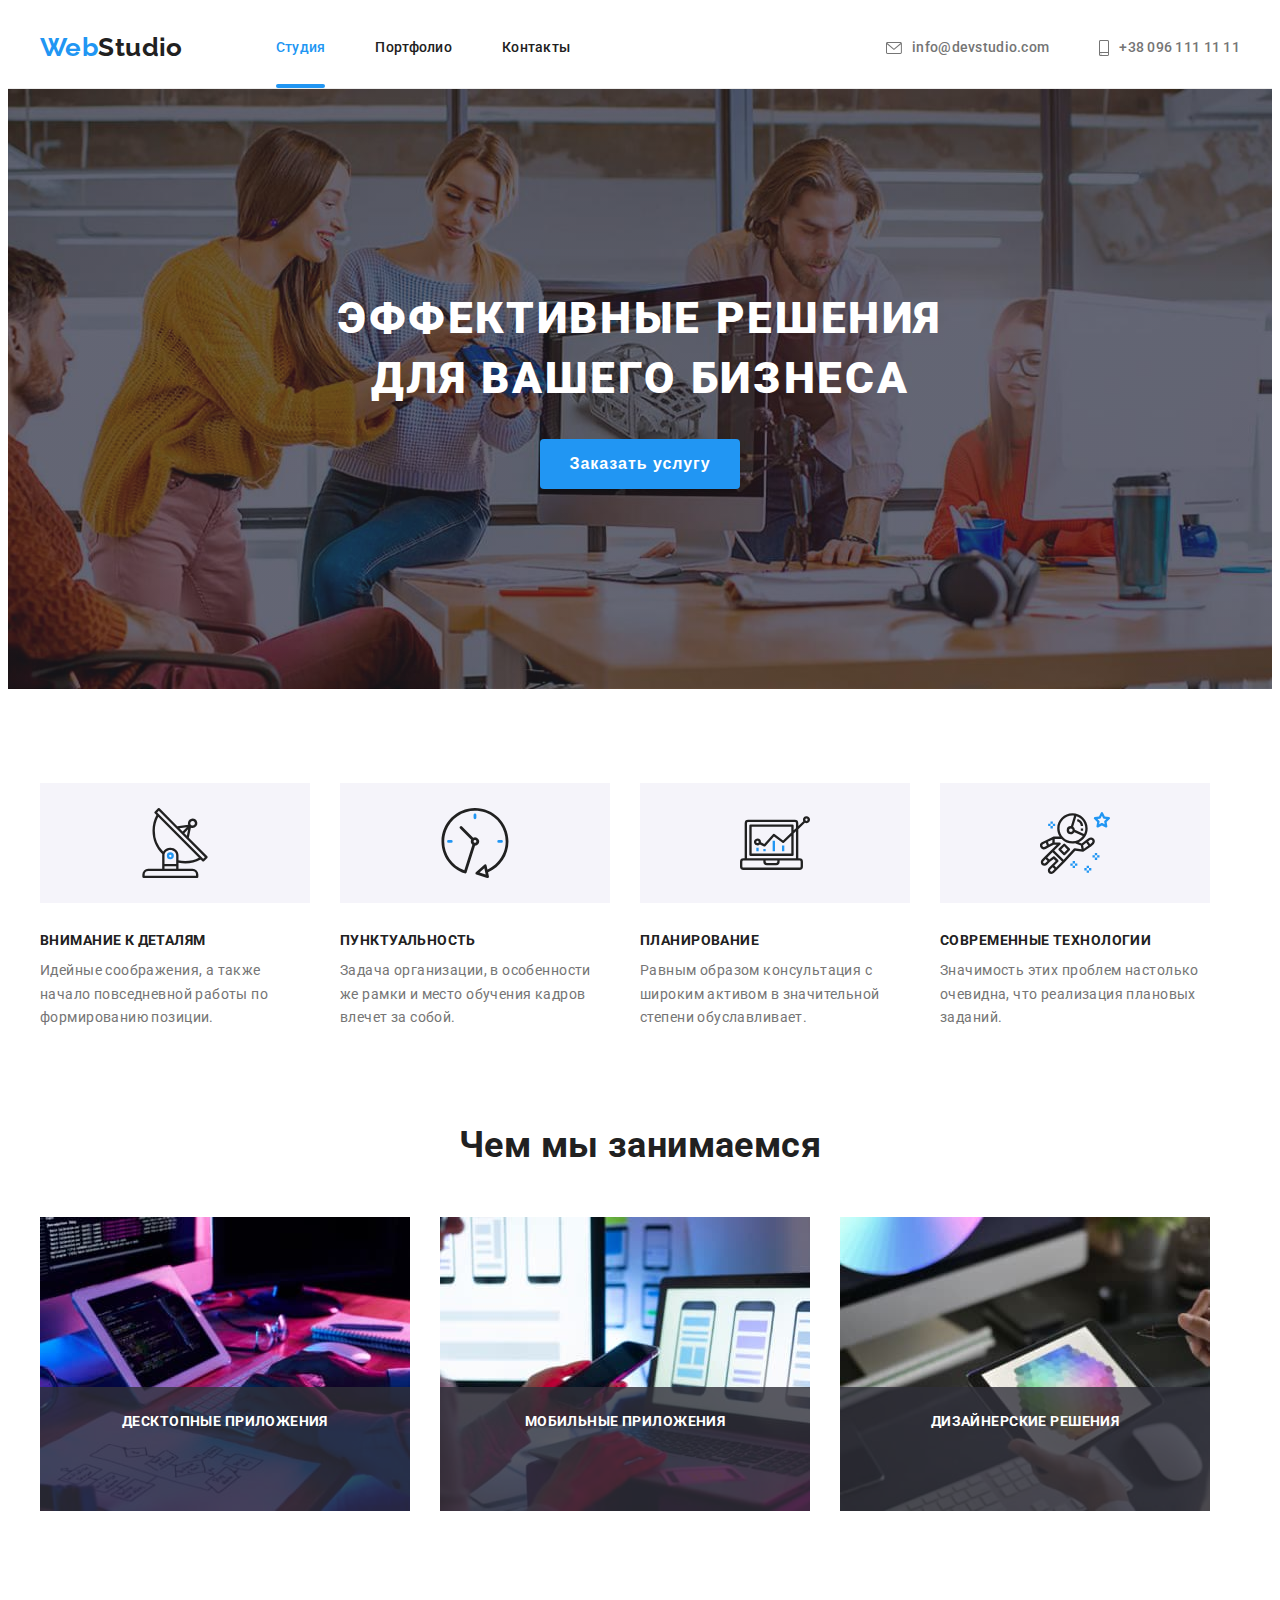
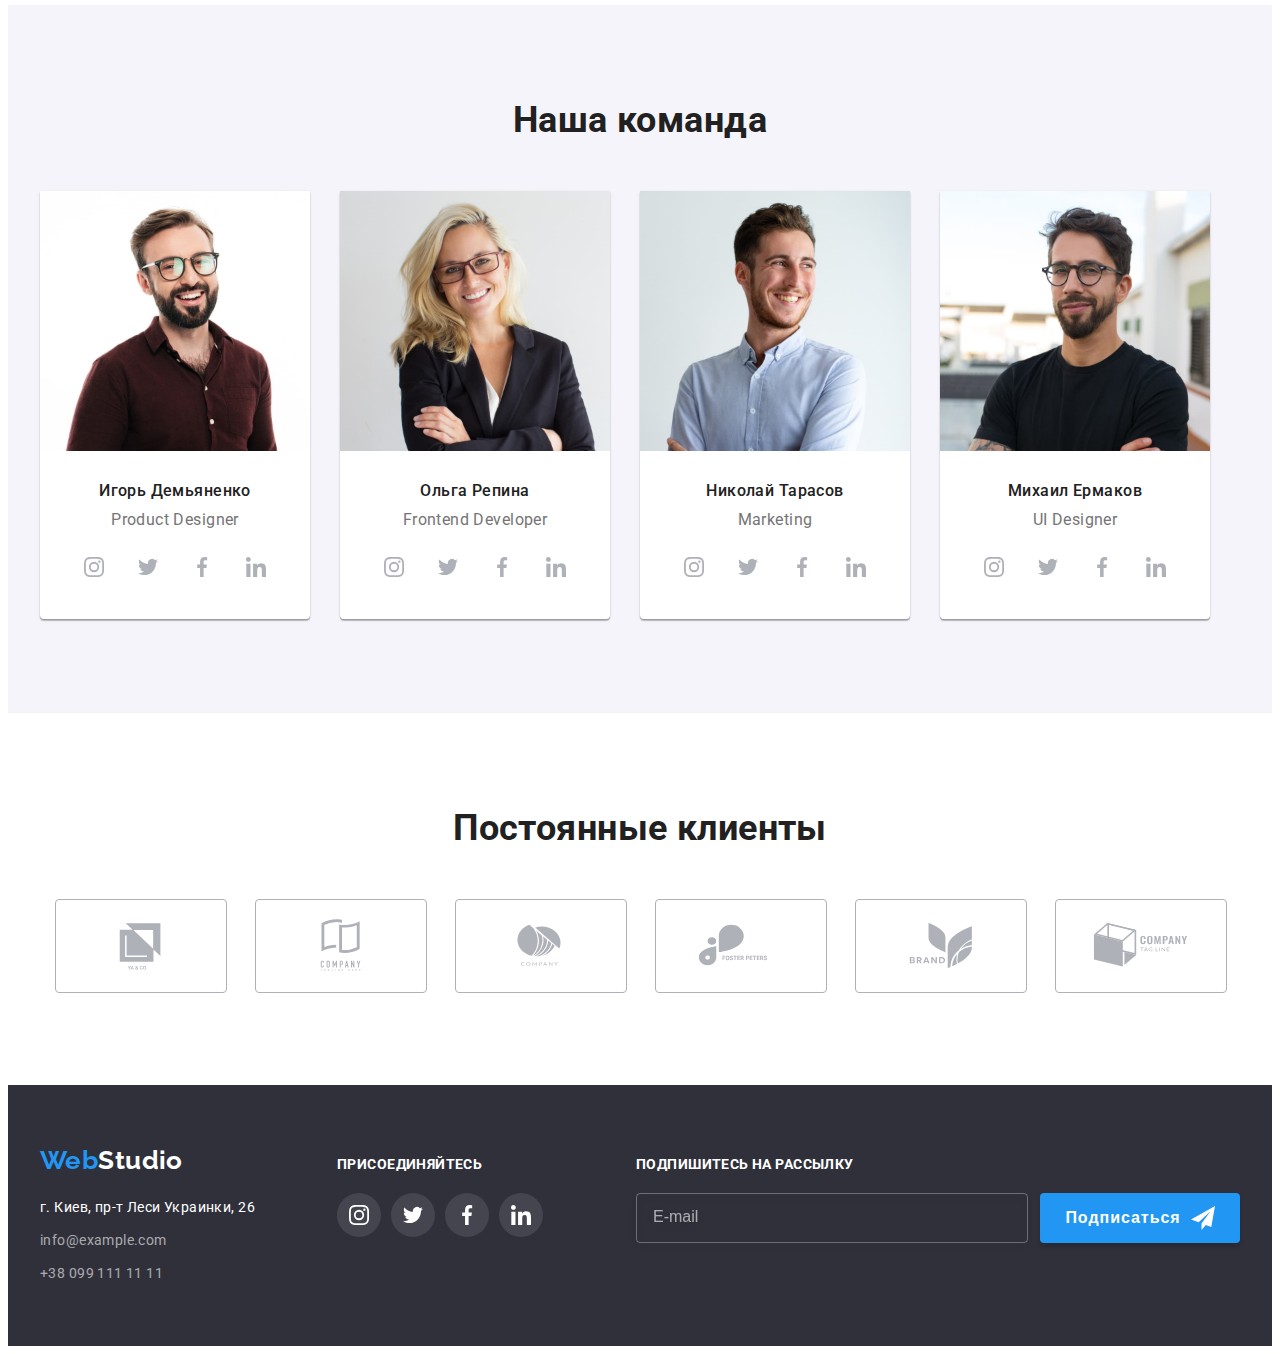
<file: index.html>
<!DOCTYPE html>
<html lang="ru">

<head>
    <meta charset="UTF-8">
    <meta http-equiv="X-UA-Compatible" content="IE=edge">
    <meta name="viewport" content="width=device-width, initial-scale=1.0">
    <title>Web Studio</title>
    <link rel="preconnect" href="https://fonts.googleapis.com">
    <link rel="preconnect" href="https://fonts.gstatic.com" crossorigin>
    <link href="https://fonts.googleapis.com/css2?family=Raleway:wght@700&family=Roboto:wght@400;500;700;900&display=swap"
        rel="stylesheet">
    <link rel="stylesheet" href="https://cdnjs.cloudflare.com/ajax/libs/modern-normalize/1.1.0/modern-normalize.min.css"
        integrity="sha512-wpPYUAdjBVSE4KJnH1VR1HeZfpl1ub8YT/NKx4PuQ5NmX2tKuGu6U/JRp5y+Y8XG2tV+wKQpNHVUX03MfMFn9Q=="
        crossorigin="anonymous" referrerpolicy="no-referrer" />
    
    <link rel="stylesheet" href="./css/main.min.css">   
</head>

<body>
    <!--Page header-->
    <header class="header">
        <div class="container header__container">
            <!--Main navigation-->
            <nav class="nav">
                <!--Logo is link-->
                <a class="logo header-logo" href="./index.html">Web<span class="header-logo__span">Studio</span></a>
            
                <!--Navigation to other pages-->
                <ul class="nav-list">
                    <li class="nav-list__item">
                        <a class="nav-list__link nav-list__link--current" href="./index.html">Студия</a>
                    </li>
                    <li class="nav-list__item">
                        <a class="nav-list__link" href="./portfolio.html">Портфолио</a>
                    </li>
                    <li class="nav-list__item">
                        <a class="nav-list__link" href="">Контакты</a>
                    </li>
                </ul>
            </nav>
            
            <!--Contacts information-->
            <ul class="contacts">
                <li class="contacts__item">
                    <a class="contacts__link" href="mailto:info@devstudio.com"> 
                    <svg class="contacts__icon" width="16" height="12">
                        <use href="./images/icons.svg#icon-envelope"></use>
                    </svg> 
                    info@devstudio.com</a>
                </li>
                <li class="contacts__item">
                    <a class="contacts__link" href="tel:+380961111111">
                    <svg class="contacts__icon" width="10" height="16">
                        <use href="./images/icons.svg#icon-smartphone"></use>
                    </svg>
                    +38 096 111 11 11</a>
                </li>
            </ul>
        </div>              
    </header>   

    <!--Main content-->
    <main>
        <!--Hero block with button-->
        <section class="hero">
            <div class="container">
                <h1 class="hero__title">Эффективные решения <br />
                    для вашего бизнеса</h1>
                <button class="btn" type="button" data-modal-open><span class="btn__text">Заказать услугу</span></button>                
            </div>           
        </section>
                
        <!--About company-->
        <section class="section">
            <div class="container">               
                <h2 class="visually-hidden">Наши особенности</h2>
                <ul class="about-list">
                    <!--Information feature 1-->
                    <li class="about-list__item">
                        <div class="about-list__thumb">
                            <svg class="about-list__icon">
                                <use href="./images/icons.svg#icon-antenna"></use>
                            </svg>
                        </div>
                        <h3 class="about-list__title">Внимание к деталям</h3>
                        <p class="about-list__text">Идейные соображения, а также начало повседневной работы по формированию позиции.</p>
                    </li>                
                    <!--Information feature 2-->
                    <li class="about-list__item">
                        <div class="about-list__thumb">
                            <svg class="about-list__icon">
                                <use href="./images/icons.svg#icon-clock"></use>
                            </svg>
                        </div>
                        <h3 class="about-list__title">Пунктуальность</h3>
                        <p class="about-list__text">Задача организации, в особенности же рамки и место обучения кадров влечет за собой.</p>
                    </li>                
                    <!--Information feature 3-->
                    <li class="about-list__item">
                        <div class="about-list__thumb">
                            <svg class="about-list__icon">
                                <use href="./images/icons.svg#icon-diagram"></use>
                            </svg>
                        </div>
                        <h3 class="about-list__title">Планирование</h3>
                        <p class="about-list__text">Равным образом консультация с широким активом в значительной степени обуславливает.</p>
                    </li>                
                    <!--Information feature 4-->
                    <li class="about-list__item">
                        <div class="about-list__thumb">
                            <svg class="about-list__icon">
                                <use href="./images/icons.svg#icon-astronaut"></use>
                            </svg>
                        </div>
                        <h3 class="about-list__title">Современные технологии</h3>
                        <p class="about-list__text">Значимость этих проблем настолько очевидна, что реализация плановых заданий.</p>
                    </li>
                </ul>
            </div>              
        </section>

        <!--Block about work-->
        <section class="section section--padding-work">
            <div class="container">
                <h2 class="section__title">Чем мы занимаемся</h2>
                <ul class="work-list">
                    <!--Box 1 image-->
                    <li class="work-list__item">
                        <div class="work-list__thumb">
                            <img src="./images/box-1-img.jpg" alt="Разработка структуры сайтов" width="370" height="294">
                            <p class="work-list__label">Десктопные приложения</p>
                        </div>
                    </li>
                    <!--Box 2 image-->
                    <li class="work-list__item">
                        <div class="work-list__thumb">
                            <img src="./images/box-2-img.jpg" alt="Создание дизайна сайтов" width="370" height="294">
                            <p class="work-list__label">Мобильные приложения</p>
                        </div>                        
                    </li>
                    <!--Box 3 image-->
                    <li class="work-list__item">
                        <div class="work-list__thumb">
                            <img src="./images/box-3-img.jpg" alt="Стилистичиское оформление сайтов" width="370" height="294">
                            <p class="work-list__label">Дизайнерские решения</p>
                        </div>                        
                    </li>
                </ul>
            </div>         
        </section>

        <!--Our team block-->
        <section class="section section--bcg-team">
            <div class="container">
                <!--Our team block header-->
                <h2 class="section__title">Наша команда</h2>
                
                <ul class="team-list">
                    <!--team card 1 Igor-->
                    <li class="team-list__item">
                        <img src="./images/team-card1.jpg" alt="фото Игоря Демьяненко" width="270" height="260">
                        <div class="team-list__block">
                            <h3 class="team-list__title">Игорь Демьяненко</h3>
                            <p class="team-list__text">Product Designer</p>
                            <ul class="social-list">
                                <li class="social-list__item">
                                    <a class="social-list__link" href="">
                                        <svg class="social-list__icon social-list__icon--fill-grey"> 
                                            <use href="./images/icons.svg#icon-instagram"></use>
                                        </svg>
                                    </a>                                    
                                </li>
                                <li class="social-list__item"> 
                                    <a class="social-list__link" href="">
                                        <svg class="social-list__icon social-list__icon--fill-grey">
                                            <use href="./images/icons.svg#icon-twitter"></use>
                                        </svg>
                                    </a>
                                </li>
                                <li class="social-list__item"> 
                                    <a class="social-list__link" href="">
                                        <svg class="social-list__icon social-list__icon--fill-grey">
                                            <use href="./images/icons.svg#icon-facebook"></use>
                                        </svg>
                                    </a>
                                </li>
                                <li class="social-list__item">  
                                    <a class="social-list__link" href="">
                                        <svg class="social-list__icon social-list__icon--fill-grey">
                                            <use href="./images/icons.svg#icon-linkedin"></use>
                                        </svg>
                                    </a>
                                </li>
                            </ul>
                        </div>                        
                    </li>
                    <!--team card 2 Olga-->
                    <li class="team-list__item">
                        <img src="./images/team-card2.jpg" alt="фото Ольги Репиной" width="270" height="260">
                        <div class="team-list__block">
                            <h3 class="team-list__title">Ольга Репина</h3>
                            <p class="team-list__text">Frontend Developer</p>
                            <ul class="social-list">
                                <li class="social-list__item">
                                    <a class="social-list__link" href="">
                                        <svg class="social-list__icon social-list__icon--fill-grey">
                                            <use href="./images/icons.svg#icon-instagram"></use>
                                        </svg>
                                    </a>
                                </li>
                                <li class="social-list__item">
                                    <a class="social-list__link" href="">
                                        <svg class="social-list__icon social-list__icon--fill-grey">
                                            <use href="./images/icons.svg#icon-twitter"></use>
                                        </svg>
                                    </a>
                                </li>
                                <li class="social-list__item">
                                    <a class="social-list__link" href="">
                                        <svg class="social-list__icon social-list__icon--fill-grey">
                                            <use href="./images/icons.svg#icon-facebook"></use>
                                        </svg>
                                    </a>
                                </li>
                                <li class="social-list__item">
                                    <a class="social-list__link" href="">
                                        <svg class="social-list__icon social-list__icon--fill-grey">
                                            <use href="./images/icons.svg#icon-linkedin"></use>
                                        </svg>
                                    </a>
                                </li>
                            </ul>
                        </div>                        
                    </li>
                    <!--team card 3 Nikolay-->
                    <li class="team-list__item">
                        <img src="./images/team-card3.jpg" alt="фото Николая Тарасова" width="270" height="260">
                        <div class="team-list__block">
                            <h3 class="team-list__title">Николай Тарасов</h3>
                            <p class="team-list__text">Marketing</p>
                            <ul class="social-list">
                                <li class="social-list__item">
                                    <a class="social-list__link" href="">
                                        <svg class="social-list__icon social-list__icon--fill-grey">
                                            <use href="./images/icons.svg#icon-instagram"></use>
                                        </svg>
                                    </a>
                                </li>
                                <li class="social-list__item">
                                    <a class="social-list__link" href="">
                                        <svg class="social-list__icon social-list__icon--fill-grey">
                                            <use href="./images/icons.svg#icon-twitter"></use>
                                        </svg>
                                    </a>
                                </li>
                                <li class="social-list__item">
                                    <a class="social-list__link" href="">
                                        <svg class="social-list__icon social-list__icon--fill-grey">
                                            <use href="./images/icons.svg#icon-facebook"></use>
                                        </svg>
                                    </a>
                                </li>
                                <li class="social-list__item">
                                    <a class="social-list__link" href="">
                                        <svg class="social-list__icon social-list__icon--fill-grey">
                                            <use href="./images/icons.svg#icon-linkedin"></use>
                                        </svg>
                                    </a>
                                </li>
                            </ul>
                        </div>                        
                    </li>
                    <!--team card 4 Mykhail-->
                    <li class="team-list__item">
                        <img src="./images/team-card4.jpg" alt="фото Михаила Ермакова" width="270" height="260">
                        <div class="team-list__block">
                            <h3 class="team-list__title">Михаил Ермаков</h3>
                            <p class="team-list__text">UI Designer</p>
                            <ul class="social-list">
                                <li class="social-list__item">
                                    <a class="social-list__link" href="">
                                        <svg class="social-list__icon social-list__icon--fill-grey">
                                            <use href="./images/icons.svg#icon-instagram"></use>
                                        </svg>
                                    </a>
                                </li>
                                <li class="social-list__item">
                                    <a class="social-list__link" href="">
                                        <svg class="social-list__icon social-list__icon--fill-grey">
                                            <use href="./images/icons.svg#icon-twitter"></use>
                                        </svg>
                                    </a>
                                </li>
                                <li class="social-list__item">
                                    <a class="social-list__link" href="">
                                        <svg class="social-list__icon social-list__icon--fill-grey">
                                            <use href="./images/icons.svg#icon-facebook"></use>
                                        </svg>
                                    </a>
                                </li>
                                <li class="social-list__item">
                                    <a class="social-list__link" href="">
                                        <svg class="social-list__icon social-list__icon--fill-grey">
                                            <use href="./images/icons.svg#icon-linkedin"></use>
                                        </svg>
                                    </a>
                                </li>
                            </ul>
                        </div>                        
                    </li>
                </ul>
            </div>                       
        </section>

        <!--Our clients block-->
        <section class="section">
            <div class="container">
                <!--Clients block header-->
                <h2 class="section__title">Постоянные клиенты</h2>
                <ul class="clients-list">
                    <li class="clients-list__item">
                        <a class="clients-list__link" href="">
                            <svg class="clients-list__icon">
                                <use href="./images/icons.svg#icon-client-1"></use>
                            </svg>
                        </a>                        
                    </li>
                    <li class="clients-list__item">
                        <a class="clients-list__link" href="">
                            <svg class="clients-list__icon">
                                <use href="./images/icons.svg#icon-client-2"></use>
                            </svg>
                        </a>                        
                    </li>
                    <li class="clients-list__item">
                        <a class="clients-list__link" href="">
                            <svg class="clients-list__icon">
                                <use href="./images/icons.svg#icon-client-3"></use>
                            </svg>
                        </a>                        
                    </li>
                    <li class="clients-list__item">
                        <a class="clients-list__link" href="">
                            <svg class="clients-list__icon">
                                <use href="./images/icons.svg#icon-client-4"></use>
                            </svg>
                        </a>                        
                    </li>
                    <li class="clients-list__item">
                        <a class="clients-list__link" href="">
                            <svg class="clients-list__icon">
                                <use href="./images/icons.svg#icon-client-5"></use>
                            </svg>
                        </a>                        
                    </li>
                    <li class="clients-list__item">
                        <a class="clients-list__link" href="">
                            <svg class="clients-list__icon">
                                <use href="./images/icons.svg#icon-client-6"></use>
                            </svg>
                        </a>                        
                    </li>
                </ul>
            </div>
        </section>
    </main>

    <!--Page footer-->
    <footer class="footer">
        <div class="container footer__container">
            <div class="footer__address">
                <!--Logo is link-->
                <a class="logo footer-logo" href="./index.html">Web<span class="footer-logo__span">Studio</span></a>
                <!--Address-->
                <address>
                    <ul class="address-list">
                        <li class="address-list__item">
                            <a class="address-list__text" href="https://goo.gl/maps/6zCrVfu8QyN4T2Zt5">г. Киев,
                                пр-т Леси Украинки, 26</a></li>
                        <li class="address-list__item">
                            <a class="address-list__link" href="mailto:info@example.com">info@example.com</a>
                        </li>
                        <li class="address-list__item">
                            <a class="address-list__link" href="tel:+380991111111">+38 099 111 11 11</a>
                        </li>
                    </ul>
                </address>
            </div>

            <!-- Footer social links -->
            <div class="footer__social">
                <h2 class="footer__title">присоединяйтесь</h2>
                <ul class="social-list">
                    <li class="social-list__item">
                        <a class="social-list__link social-list__link--bcg-grey" href="">
                            <svg class="social-list__icon">
                                <use href="./images/icons.svg#icon-instagram"></use>
                            </svg>
                        </a>
                    </li>
                    <li class="social-list__item">
                        <a class="social-list__link social-list__link--bcg-grey" href="">
                            <svg class="social-list__icon">
                                <use href="./images/icons.svg#icon-twitter"></use>
                            </svg>
                        </a>
                    </li>
                    <li class="social-list__item">
                        <a class="social-list__link social-list__link--bcg-grey" href="">
                            <svg class="social-list__icon">
                                <use href="./images/icons.svg#icon-facebook"></use>
                            </svg>
                        </a>
                    </li>
                    <li class="social-list__item">
                        <a class="social-list__link social-list__link--bcg-grey" href="">
                            <svg class="social-list__icon">
                                <use href="./images/icons.svg#icon-linkedin"></use>
                            </svg>
                        </a>
                    </li>
                </ul>
            </div>

            <!-- Footer email subscribe -->
            <div>
                <h3 class="footer__title">Подпишитесь на рассылку</h3>
                <form class="subscribe-form">
                    <label for="mail-subscribe"></label>
                    <input class="subscribe-form__field" type="email" name="user-mail-subscribe" id="mail-subscribe" placeholder="E-mail">
                    <button class="btn btn_margin_left" type="submit">
                        <span class="btn__text btn__text_margin_right">Подписаться</span>
                        <svg class="btn__icon">
                            <use href="./images/icons.svg#icon-send-air"></use>
                        </svg>
                    </button>
                </form>
            </div>
            
        </div>                
    </footer>

    
    <!-- Backdrop -->
    <div class="backdrop is-hidden" data-modal>
        <!-- Modal window -->
        <div class="modal">
            <button class="modal__close-btn" type="button" data-modal-close>
                <svg width="18" height="18">
                    <use href="./images/icons.svg#icon-close-black-18dp"></use>
                </svg>
            </button>      
            
            <!-- Modal form -->
            <form class="request-form">
                <h2 class="request-form__title">Оставьте свои данные, мы вам перезвоним</h2>

                <div class="request-form__block">
                    <label class="request-form__label" for="clients-name">Имя</label>
                    <input class="request-form__field" type="text" name="client-name" id="clients-name">
                    <svg class="request-form__icon">
                        <use href="./images/icons.svg#icon-person-black"></use>
                    </svg>
                </div>

                <div class="request-form__block">
                    <label class="request-form__label" for="clients-phone">Телефон</label>
                    <input class="request-form__field" type="tel" name="client-phone-number" id="clients-phone">
                    <svg class="request-form__icon">
                        <use href="./images/icons.svg#icon-phone-black"></use>
                    </svg>
                </div>

                <div class="request-form__block">
                    <label class="request-form__label" for="clients-mail">Почта</label>
                    <input class="request-form__field" type="email" name="client-email" id="clients-mail">
                    <svg class="request-form__icon">
                        <use href="./images/icons.svg#icon-email-black"></use>
                    </svg>
                </div>

                <div class="request-form__block comment">
                    <label class="request-form__label" for="clients-comment">Комментарий</label>
                    <textarea class="request-form__comment" name="client-comment" id="clients-comment" placeholder="Введите текст"
                        rows="7"></textarea>
                </div>

                <div class="request-form__agreement">
                    <label class="request-form__agreement-label" for="agreement-ok">
                        <input class="request-form__agreement-checkbox" type="checkbox" name="agreement-checkbox" id="agreement-ok" required />
                        <svg class="request-form__agreement-icon">
                            <use href="./images/icons.svg#icon-check"></use>
                        </svg>
                        Соглашаюсь с рассылкой и принимаю <a class="request-form__agreement-link" href="">Условия договора</a>
                    </label>
                </div>

                <button class="btn" type="submit">
                    <span class="btn__text">Отправить</span>
                </button>
            </form>
        </div>
    </div>

    <script src="./js/modal.js"></script>
</body>

</html>
</file>
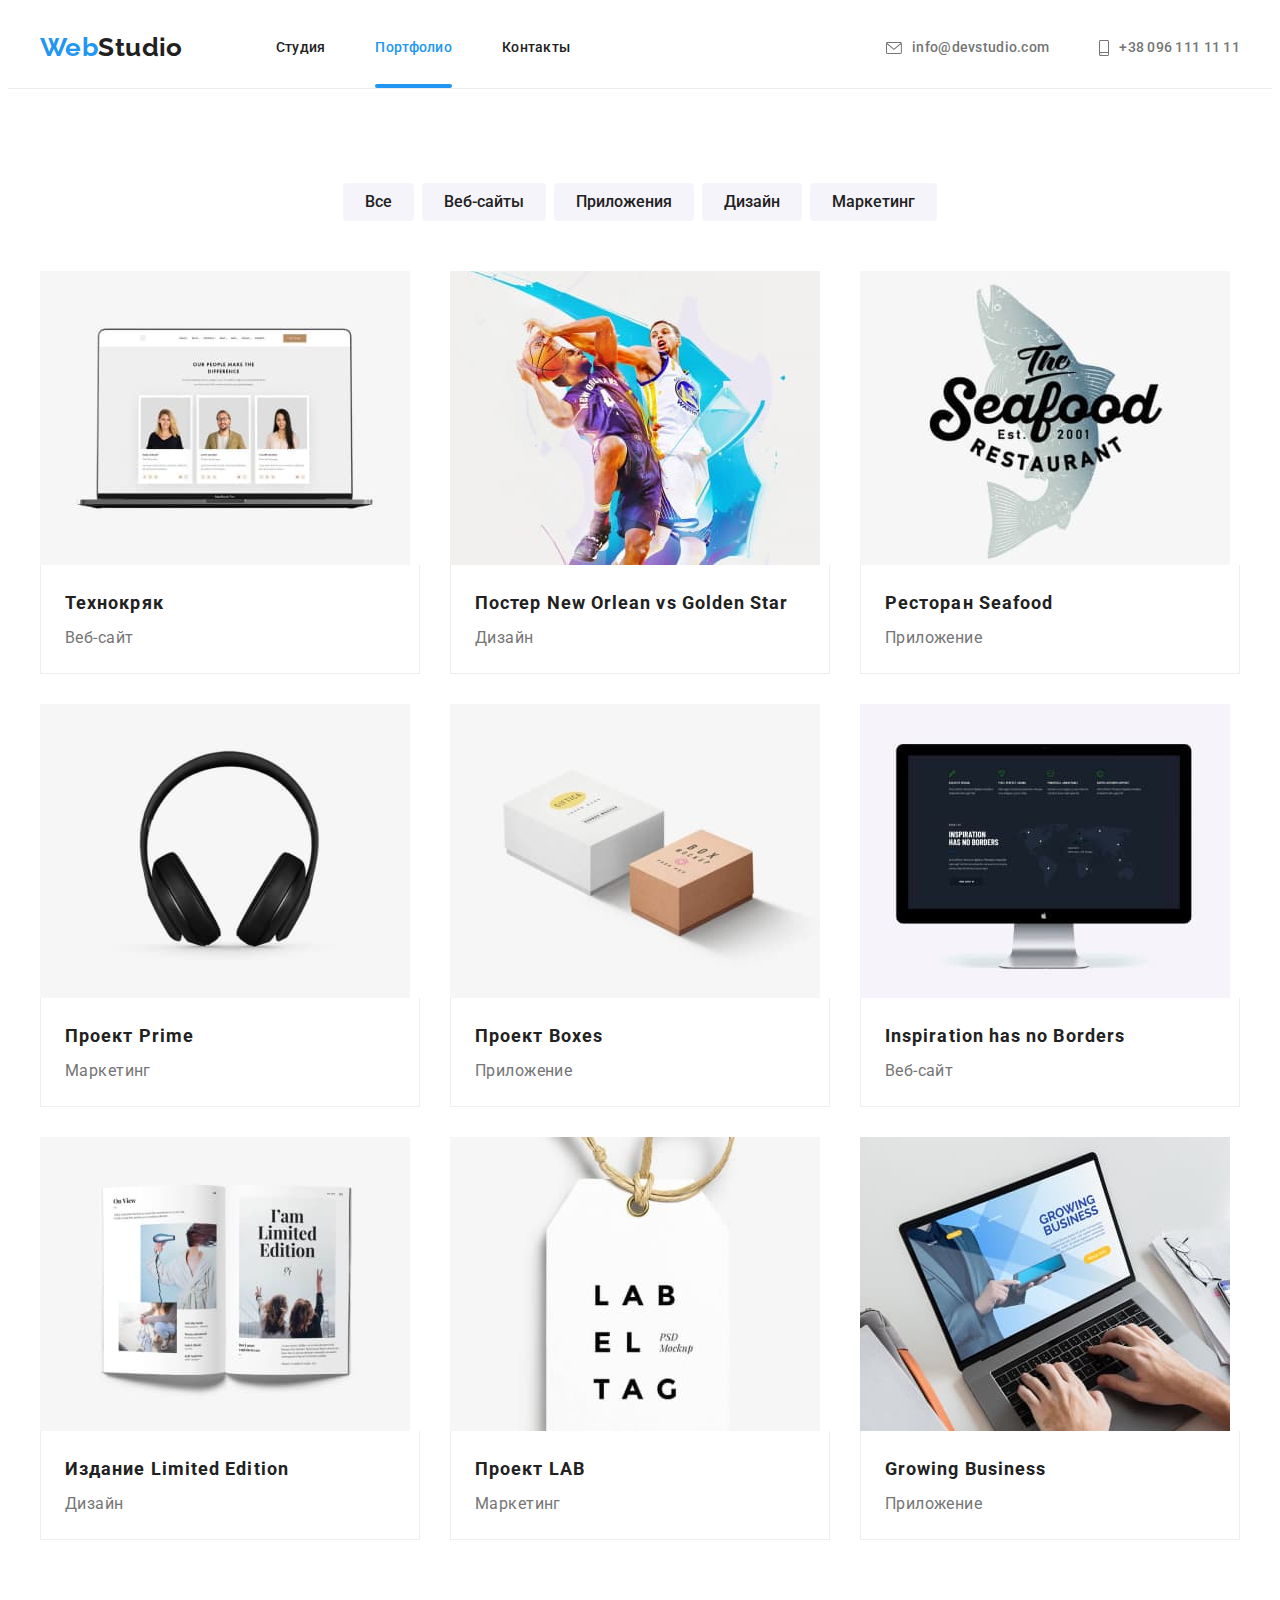
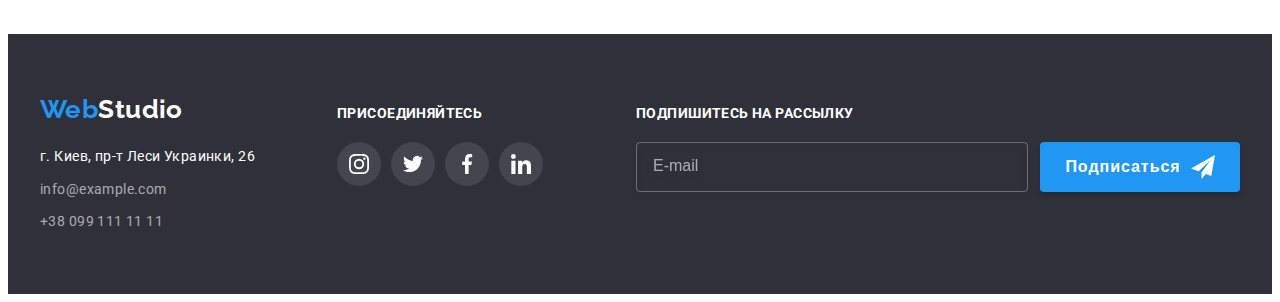
<file: portfolio.html>
<!DOCTYPE html>
<html lang="ru">
<head>
    <meta charset="UTF-8">
    <meta http-equiv="X-UA-Compatible" content="IE=edge">
    <meta name="viewport" content="width=device-width, initial-scale=1.0">
    <title>Portfolio</title>
    <link rel="preconnect" href="https://fonts.googleapis.com">
    <link rel="preconnect" href="https://fonts.gstatic.com" crossorigin>
    <link href="https://fonts.googleapis.com/css2?family=Raleway:wght@700&family=Roboto:wght@400;500;700;900&display=swap"
        rel="stylesheet">
    <link rel="stylesheet" href="https://cdnjs.cloudflare.com/ajax/libs/modern-normalize/1.1.0/modern-normalize.min.css"
        integrity="sha512-wpPYUAdjBVSE4KJnH1VR1HeZfpl1ub8YT/NKx4PuQ5NmX2tKuGu6U/JRp5y+Y8XG2tV+wKQpNHVUX03MfMFn9Q=="
        crossorigin="anonymous" referrerpolicy="no-referrer" />
    <link rel="stylesheet" href="./css/main.min.css">    
</head>
<body>
    <!--Page header-->
    <header class="header">
        <div class="container header__container">
            <!--Main navigation-->
            <nav class="nav">
                <!--Logo is link-->
                <a class="logo header-logo" href="./index.html">Web<span class="header-logo__span">Studio</span></a>
    
                <!--Navigation to other pages-->
                <ul class="nav-list">
                    <li class="nav-list__item">
                        <a class="nav-list__link" href="./index.html">Студия</a>
                    </li>
                    <li class="nav-list__item">
                        <a class="nav-list__link nav-list__link--current" href="./portfolio.html">Портфолио</a>
                    </li>
                    <li class="nav-list__item">
                        <a class="nav-list__link" href="">Контакты</a>
                    </li>
                </ul>
            </nav>
    
            <!--Contacts information-->
            <ul class="contacts">
                <li class="contacts__item">
                    <a class="contacts__link" href="mailto:info@devstudio.com">
                        <svg class="contacts__icon" width="16" height="12">
                            <use href="./images/icons.svg#icon-envelope"></use>
                        </svg>
                        info@devstudio.com</a>
                </li>
                <li class="contacts__item">
                    <a class="contacts__link" href="tel:+380961111111">
                        <svg class="contacts__icon" width="10" height="16">
                            <use href="./images/icons.svg#icon-smartphone"></use>
                        </svg>
                        +38 096 111 11 11</a>
                </li>
            </ul>
        </div>
    </header>

    <!-- Main portfolio content -->
    <main>
        <section class="section">
            <div class="container">
                <!-- Hidden title -->
                <h1 class="visually-hidden">Портфолио. Примеры наших работ</h1>
                
                <!-- Portfolio Full list of examples -->
                <ul class="portfolio-filter">
                    <li class="portfolio-filter__item list">
                        <button class="portfolio-filter__btn" type="button">Все</button>
                    </li>
                    <li class="portfolio-filter__item list">
                        <button class="portfolio-filter__btn" type="button">Веб-сайты</button>
                    </li>
                    <li class="portfolio-filter__item list">
                        <button class="portfolio-filter__btn" type="button">Приложения</button>
                    </li>
                    <li class="portfolio-filter__item list">
                        <button class="portfolio-filter__btn" type="button">Дизайн</button>
                    </li>
                    <li class="portfolio-filter__item list">
                        <button class="portfolio-filter__btn" type="button">Маркетинг</button>
                    </li>
                </ul>
                
                <!-- Portfolio visualization -->
                <ul class="portfolio-list">
                    <li class="portfolio-list__item">
                        <a class="portfolio-list__link" href="">
                            <div class="portfolio-list__card">
                                <img src="./images/portfolio-project1.jpg" alt="Главная страница сайта Технокряк" width="370" height="294">
                                <div class="portfolio-list__overlay top">
                                    <p class="portfolio-list__overlay-text">Технокряк это современная площадка распространения коронавируса. Компании используют эту
                                        платформу для цифрового
                                        шпионажа и атак на защищённые сервера конкурентов.</p>
                                </div>
                            </div>
                            <div class="portfolio-list__info">
                                <h2 class="portfolio-list__title">Технокряк</h2>
                                <p class="portfolio-list__text">Веб-сайт</p>
                            </div>                                            
                        </a>
                    </li>
                    <li class="portfolio-list__item">
                        <a class="portfolio-list__link" href="">
                            <div class="portfolio-list__card">
                                <img src="./images/portfolio-project2.jpg" alt="Два баскетболиста. Один в фиолетовой форме, другой в белой" width="370"
                                    height="294">
                                <div class="portfolio-list__overlay top">
                                    <p class="portfolio-list__overlay-text">Оформление постера к баскетбольной игре команды New Orlean против Golden Star. Матч состоялся в феврале 2021 года.</p>
                                </div>
                            </div>                            
                            <div class="portfolio-list__info">
                                <h2 class="portfolio-list__title">Постер New Orlean vs Golden Star</h2>
                                <p class="portfolio-list__text">Дизайн</p>
                            </div>                                
                        </a>
                    </li>
                    <li class="portfolio-list__item">
                        <a class="portfolio-list__link" href="">
                            <div class="portfolio-list__card">
                                <img src="./images/portfolio-project3.jpg" alt="Логотип ресторана Seafood, с фоном в виде рыбы" width="370"
                                    height="294">
                                <div class="portfolio-list__overlay top">
                                    <p class="portfolio-list__overlay-text">Ресторан Seafood может предложить посетителям отборочные деликатесы морской кухни: красную рыбу, кальмаров, мидии и много
                                    других блюд, проготовлених по старинным рецептам.</p>
                                </div>
                            </div>                            
                            <div class="portfolio-list__info">
                                <h2 class="portfolio-list__title">Ресторан Seafood</h2>
                                <p class="portfolio-list__text">Приложение</p>
                            </div>                                
                        </a>
                    </li>
                    <li class="portfolio-list__item">
                        <a class="portfolio-list__link" href="">
                            <div class="portfolio-list__card">
                                <img src="./images/portfolio-project4.jpg" alt="Черные полноразмерные беспроводные наушники без микрофона" width="370"
                                    height="294">
                                <div class="portfolio-list__overlay middle">
                                    <p class="portfolio-list__overlay-text">Проект Prime - новый стартап молодой киевской команды энтузиастов, основанный в 2020 году. Предлагает своим клиентам
                                    новаторские маркетинговые решения.</p>
                                </div>
                            </div>                            
                            <div class="portfolio-list__info">
                                <h2 class="portfolio-list__title">Проект Prime</h2>
                                <p class="portfolio-list__text">Маркетинг</p>
                            </div>                                
                        </a>
                    </li>
                    <li class="portfolio-list__item">
                        <a class="portfolio-list__link" href="">
                            <div class="portfolio-list__card">
                                <img src="./images/portfolio-project5.jpg" alt="Две коробки с надписями. Белая и коричневая" width="370" height="294">
                                <div class="portfolio-list__overlay middle">
                                    <p class="portfolio-list__overlay-text">Проект Boxes - это современный эко-приложение. Клиенты - это предприниматели, которые заботятся об окружающей среде и
                                    упаковывают свои товары в экологические картонные коробки.</p>
                                </div>
                            </div>                            
                            <div class="portfolio-list__info">
                                <h2 class="portfolio-list__title">Проект Boxes</h2>
                                <p class="portfolio-list__text">Приложение</p>
                            </div>                                
                        </a>
                    </li>
                    <li class="portfolio-list__item">
                        <a class="portfolio-list__link" href="">
                            <div class="portfolio-list__card">
                                <img src="./images/portfolio-project6.jpg" alt="Страница сайта в черном стиле на экране компьютера" width="370"
                                    height="294">
                                <div class="portfolio-list__overlay middle">
                                    <p class="portfolio-list__overlay-text">Inspiration has no Borders - международный сайт, который доказывает, что вдохновение не имеет границ. Здесь можно как
                                    найти, так и поделиться творческими идеями в любом направлении.</p>
                                </div>
                            </div>                            
                            <div class="portfolio-list__info">
                                <h2 class="portfolio-list__title">Inspiration has no Borders</h2>
                                <p class="portfolio-list__text">Веб-сайт</p>
                            </div>                                
                        </a>
                    </li>
                    <li class="portfolio-list__item">
                        <a class="portfolio-list__link" href="">
                            <div class="portfolio-list__card">
                                <img src="./images/portfolio-project7.jpg" alt="Разворот издания Limited Edition" width="370" height="294">
                                <div class="portfolio-list__overlay bottom">
                                    <p class="portfolio-list__overlay-text">Дизайн разворота издания Limited Edition, выпуск №5 за май 2021г. Глянец позиционирует себя как издание, которое информирует читателей о
                                    современных тенденциях в мире моды, развития технологий и мира шоу-бизнеса.</p>
                                </div>
                            </div>                            
                            <div class="portfolio-list__info">
                                <h2 class="portfolio-list__title">Издание Limited Edition</h2>
                                <p class="portfolio-list__text">Дизайн</p>
                            </div>                            
                        </a>
                    </li>
                    <li class="portfolio-list__item">
                        <a class="portfolio-list__link" href="">
                            <div class="portfolio-list__card">
                                <img src="./images/portfolio-project8.jpg" alt="Белая бирка с джутовым шнуром и надписью черными буквами" width="370"
                                    height="294">
                                <div class="portfolio-list__overlay bottom">
                                    <p class="portfolio-list__overlay-text">Проект LAB - это агентство, которое занимает ТОП-1 в Украине, в сфере Digital маркетинга. Команда создает креативные и оригинальные решения
                                    для своих клиентов.</p>
                                </div>
                            </div>                            
                            <div class="portfolio-list__info">
                                <h2 class="portfolio-list__title">Проект LAB</h2>
                                <p class="portfolio-list__text">Маркетинг</p>
                            </div>                                
                        </a>
                    </li>
                    <li class="portfolio-list__item">
                        <a class="portfolio-list__link" href="">
                            <div class="portfolio-list__card">
                                <img src="./images/portfolio-project9.jpg" alt="Главная страница приложения Growing Business на экране ноутбука"
                                    width="370" height="294">
                                <div class="portfolio-list__overlay bottom">
                                    <p class="portfolio-list__overlay-text">Growing Business - приложение для владельцев среднего и малого бизнеса, в котором собраны все необходимые иструменты для
                                    анализа, продвижения и развития дела.</p>
                                </div>
                            </div>                            
                            <div class="portfolio-list__info">
                                <h2 class="portfolio-list__title">Growing Business</h2>
                                <p class="portfolio-list__text">Приложение</p>
                            </div>                                
                        </a>
                    </li>
                </ul>
            </div>
        </section>
    </main>

    <!--Page footer-->
    <footer class="footer">
        <div class="container footer__container">
            <div class="footer__address">
                <!--Logo is link-->
                <a class="logo footer-logo" href="./index.html">Web<span class="footer-logo__span">Studio</span></a>
                <!--Address-->
                <address>
                    <ul class="address-list">
                        <li class="address-list__item">
                            <a class="address-list__text" href="https://goo.gl/maps/6zCrVfu8QyN4T2Zt5">г. Киев,
                                пр-т Леси Украинки, 26</a>
                        </li>
                        <li class="address-list__item">
                            <a class="address-list__link" href="mailto:info@example.com">info@example.com</a>
                        </li>
                        <li class="address-list__item">
                            <a class="address-list__link" href="tel:+380991111111">+38 099 111 11 11</a>
                        </li>
                    </ul>
                </address>
            </div>
    
            <!-- Footer social links -->
            <div class="footer__social">
                <h2 class="footer__title">присоединяйтесь</h2>
                <ul class="social-list">
                    <li class="social-list__item">
                        <a class="social-list__link social-list__link--bcg-grey" href="">
                            <svg class="social-list__icon">
                                <use href="./images/icons.svg#icon-instagram"></use>
                            </svg>
                        </a>
                    </li>
                    <li class="social-list__item">
                        <a class="social-list__link social-list__link--bcg-grey" href="">
                            <svg class="social-list__icon">
                                <use href="./images/icons.svg#icon-twitter"></use>
                            </svg>
                        </a>
                    </li>
                    <li class="social-list__item">
                        <a class="social-list__link social-list__link--bcg-grey" href="">
                            <svg class="social-list__icon">
                                <use href="./images/icons.svg#icon-facebook"></use>
                            </svg>
                        </a>
                    </li>
                    <li class="social-list__item">
                        <a class="social-list__link social-list__link--bcg-grey" href="">
                            <svg class="social-list__icon">
                                <use href="./images/icons.svg#icon-linkedin"></use>
                            </svg>
                        </a>
                    </li>
                </ul>
            </div>
    
            <!-- Footer email subscribe -->
            <div>
                <h3 class="footer__title">Подпишитесь на рассылку</h3>
                <form class="subscribe-form">
                    <label for="mail-subscribe"></label>
                    <input class="subscribe-form__field" type="email" name="user-mail-subscribe" id="mail-subscribe"
                        placeholder="E-mail">
                    <button class="btn btn_margin_left" type="submit">
                        <span class="btn__text btn__text_margin_right">Подписаться</span>
                        <svg class="btn__icon">
                            <use href="./images/icons.svg#icon-send-air"></use>
                        </svg>
                    </button>
                </form>
            </div>
    
        </div>
    </footer>
    
</body>
</html>
</file>
<file: css/main.min.css>
:root{--main-text-color: #757575;--second-text-color: #212121;--third-text-color: #ffffff;--accent-color: #2196f3;--second-accent-color: #188ce8;--main-backgroung-color: #2f303a;--secong-background-color: #f5f4fa;--icons-color: #afb1b8}.visually-hidden{position:absolute;width:1px;height:1px;margin:-1px;padding:0;overflow:hidden;border:0;clip:rect(0 0 0 0)}p,h1,h2,h3,h4,h5,h6{margin:0}ul{margin:0;padding-left:0;list-style-type:none}img{display:block;max-width:100%;height:auto}a{text-decoration:none}body{font-family:"Roboto", sans-serif;font-size:14px;line-height:1.14;color:var(--main-text-color);letter-spacing:0.03em}.section{padding-top:94px;padding-bottom:94px}.container{width:1200px;margin:0 auto;padding-left:15px;padding-right:15px}.logo{font-family:Raleway, sans-serif;font-weight:700;font-size:26px;line-height:1.19;color:var(--accent-color)}.header-logo{padding-top:24px;padding-bottom:25px;margin-right:93px}.header-logo__span{color:var(--second-text-color)}.footer-logo{display:inline-block;margin-bottom:20px}.footer-logo__span{color:var(--third-text-color)}.section__title{font-weight:700;font-size:36px;line-height:1.17;text-align:center;color:var(--second-text-color);margin-bottom:50px}.social-list{display:flex;justify-content:center;align-items:center}.social-list__item{width:44px;height:44px}.social-list__item:not(:last-child){margin-right:10px}.social-list__link{width:100%;height:100%;display:flex;justify-content:center;align-items:center;border-radius:50%;background-color:var(--third-text-color);transition:background-color 250ms cubic-bezier(0.4, 0, 0.2, 1)}.social-list__link:hover,.social-list__link:focus{background-color:var(--accent-color)}.social-list__link--bcg-grey{background-color:rgba(255,255,255,0.1)}.social-list__icon{width:20px;height:20px;fill:var(--third-text-color)}.social-list__icon--fill-grey{fill:var(--icons-color);transition:fill 250ms cubic-bezier(0.4, 0, 0.2, 1)}.social-list__link:hover .social-list__icon--fill-grey,.social-list__link:focus .social-list__icon--fill-grey{fill:var(--third-text-color)}.subscribe-form{width:100%;margin:0 auto;display:flex}.subscribe-form__field{width:358px;padding:15px 16px;color:rgba(255,255,255,0.6);background-color:transparent;border:1px solid rgba(255,255,255,0.3);filter:drop-shadow(0px 4px 4px rgba(0,0,0,0.15));border-radius:4px;outline:none;transition:border 250ms cubic-bezier(0.4, 0, 0.2, 1)}.subscribe-form__field:hover,.subscribe-form__field:focus{border:1px solid var(--accent-color)}.subscribe-form__field:hover::placeholder,.subscribe-form__field:focus::placeholder{color:var(--accent-color)}.subscribe-form__field::placeholder{font-size:16px;line-height:1.25;color:rgba(255,255,255,0.6);transition:color 250ms cubic-bezier(0.4, 0, 0.2, 1)}.address-list__item{font-style:normal;font-weight:400;font-size:14px;line-height:1.71}.address-list__item:not(:last-child){margin-bottom:9px}.address-list__text{color:var(--third-text-color);transition:color 250ms cubic-bezier(0.4, 0, 0.2, 1)}.address-list__text:hover,.address-list__text:focus{color:var(--accent-color)}.address-list__link{color:rgba(255,255,255,0.6);transition:color 250ms cubic-bezier(0.4, 0, 0.2, 1)}.address-list__link:hover,.address-list__link:focus{color:var(--accent-color)}.btn{width:200px;height:50px;padding:0;background-color:var(--accent-color);box-shadow:0px 4px 4px rgba(0,0,0,0.15);border-radius:4px;border:none;cursor:pointer;transition:background-color 250ms cubic-bezier(0.4, 0, 0.2, 1)}.btn:hover,.btn:focus{background-color:var(--second-accent-color)}.btn_margin_left{margin-left:12px;display:flex;justify-content:center;align-items:center}.btn__text{font-family:inherit;font-weight:700;font-size:16px;line-height:1.87;letter-spacing:0.06em;text-align:center;color:var(--third-text-color)}.btn__text_margin_right{margin-right:10px}.btn__icon{width:24px;height:24px;fill:var(--third-text-color)}.backdrop{position:fixed;top:0;left:0;width:100vw;height:100vh;background-color:rgba(0,0,0,0.2);opacity:1;transition:opacity 250ms cubic-bezier(0.4, 0, 0.2, 1),visibility 250ms cubic-bezier(0.4, 0, 0.2, 1)}.backdrop.is-hidden{visibility:hidden;opacity:0;pointer-events:none}.backdrop.is-hidden .modal{transform:translate(-50%, -50%) scale(1.2)}.modal{position:absolute;top:50%;left:50%;width:528px;height:581px;transform:translate(-50%, -50%) scale(1);transition:transform 250ms cubic-bezier(0.4, 0, 0.2, 1);background-color:var(--third-text-color);box-shadow:0px 1px 3px rgba(0,0,0,0.12),0px 1px 1px rgba(0,0,0,0.14),0px 2px 1px rgba(0,0,0,0.2);border-radius:4px}.modal__close-btn{position:absolute;top:8px;right:8px;display:flex;justify-content:center;align-items:center;width:30px;height:30px;fill:#000000;background:#ffffff;border-radius:50%;border:1px solid rgba(0,0,0,0.1);cursor:pointer;transition:fill 250ms cubic-bezier(0.4, 0, 0.2, 1)}.modal__close-btn:hover,.modal__close-btn:focus{fill:var(--accent-color)}.request-form{display:flex;flex-direction:column;align-items:center;width:100%;height:100%;margin:0;padding:40px}.request-form__title{font-size:20px;line-height:1.15;text-align:center;margin-bottom:12px;color:var(--second-text-color)}.request-form__block{position:relative;display:flex;flex-direction:column;width:100%;margin-bottom:10px}.request-form__label{font-size:12px;line-height:1.17;letter-spacing:0.01em;margin-bottom:4px;color:var(--main-text-color)}.request-form__field{padding:12px 12px 12px 42px;font-size:12px;line-height:1.17;letter-spacing:0.01em;color:var(--second-text-color);border:1px solid rgba(33,33,33,0.2);border-radius:4px;outline:none;cursor:pointer;transition:border-color 250ms cubic-bezier(0.4, 0, 0.2, 1)}.request-form__field:focus{border-color:var(--accent-color)}.request-form__field:focus+.request-form__icon{fill:var(--accent-color)}.request-form__icon{position:absolute;bottom:11px;left:12px;width:18px;height:18px;fill:var(--second-text-color);transition:fill 250ms cubic-bezier(0.4, 0, 0.2, 1)}.request-form__block.comment{margin-bottom:20px}.request-form__comment{resize:none;padding:12px 16px;font-size:12px;line-height:1.17;letter-spacing:0.01em;color:var(--second-text-color);border:1px solid rgba(33,33,33,0.2);border-radius:4px;outline:none;cursor:pointer;transition:border-color 250ms cubic-bezier(0.4, 0, 0.2, 1)}.request-form__comment:focus{border-color:var(--accent-color)}.request-form__comment:focus::placeholder{color:var(--accent-color)}.request-form__comment::placeholder{font-size:12px;line-height:1.17;letter-spacing:0.01em;color:rgba(117,117,117,0.5);transition:color 250ms cubic-bezier(0.4, 0, 0.2, 1)}.request-form__agreement{width:425px;margin-bottom:30px}.request-form__agreement-label{display:flex;justify-content:center;align-items:center;line-height:1.87;color:var(--main-text-color)}.request-form__agreement-checkbox{appearance:none}.request-form__agreement-checkbox:checked+.request-form__agreement-icon{fill:var(--accent-color);border:transparent}.request-form__agreement-icon{margin-right:7px;width:16px;height:15px;fill:transparent;border:2px solid #212121;border-radius:2px;transition:fill 250ms cubic-bezier(0.4, 0, 0.2, 1),border 250ms cubic-bezier(0.4, 0, 0.2, 1)}.request-form__agreement-link{color:var(--accent-color);margin-left:4px}.header{border-bottom:1px solid #ececec}.header__container{display:flex}.nav{display:flex;justify-content:flex-start;align-items:center}.nav-list{display:flex;justify-content:center;align-items:center}.nav-list__item:not(:last-child){margin-right:50px}.nav-list__link{font-weight:500;letter-spacing:0.02em;color:var(--second-text-color);padding-top:32px;padding-bottom:32px;transition:color 250ms cubic-bezier(0.4, 0, 0.2, 1)}.nav-list__link:hover,.nav-list__link:focus{color:var(--accent-color)}.nav-list__link--current{color:var(--accent-color);position:relative}.nav-list__link--current::after{content:"";position:absolute;left:0;bottom:-1px;width:100%;height:4px;background-color:#2196f3;border-radius:2px}.contacts{display:flex;align-items:center;margin-left:auto}.contacts__item:not(:last-child){margin-right:50px}.contacts__link{font-weight:500;letter-spacing:0.02em;color:var(--main-text-color);padding-top:32px;padding-bottom:32px;display:flex;align-items:center;transition:color 250ms cubic-bezier(0.4, 0, 0.2, 1)}.contacts__link:hover,.contacts__link:focus{color:var(--accent-color)}.contacts__icon{margin-right:10px;fill:var(--main-text-color);transition:fill 250ms cubic-bezier(0.4, 0, 0.2, 1)}.contacts__link:hover .contacts__icon,.contacts__link:focus .contacts__icon{fill:var(--accent-color)}.hero{max-width:1600px;margin:0 auto;background-color:#c4c4c4;padding-top:200px;padding-bottom:200px;text-align:center;background-image:linear-gradient(to right, rgba(47,48,58,0.4), rgba(47,48,58,0.4)),url(../images/hero-background.jpg);background-repeat:no-repeat;background-position:center;background-size:cover}.hero__title{font-weight:900;font-size:44px;line-height:1.36;text-align:center;letter-spacing:0.06em;text-transform:uppercase;color:var(--third-text-color);margin-bottom:30px}.about-list{display:flex}.about-list__item{flex-basis:calc((100% - 120px) / 4)}.about-list__item:not(:last-child){margin-right:30px}.about-list__thumb{width:270px;height:120px;background-color:var(--secong-background-color);margin-bottom:30px;display:flex;justify-content:center;align-items:center}.about-list__icon{width:70px;height:70px}.about-list__title{font-weight:700;font-size:14px;text-transform:uppercase;color:var(--second-text-color);margin-bottom:10px}.about-list__text{line-height:1.71}.section--padding-work{padding-top:0}.work-list{display:flex}.work-list__item:not(:last-child){margin-right:30px}.work-list__thumb{position:relative}.work-list__label{position:absolute;width:100%;height:70px;bottom:0;padding-top:27px;padding-bottom:27px;font-weight:700;text-align:center;text-transform:uppercase;color:var(--third-text-color);background-color:rgba(47,48,58,0.8)}.section--bcg-team{background-color:var(--secong-background-color)}.team-list{display:flex}.team-list__item{background:var(--third-text-color);box-shadow:0px 1px 3px rgba(0,0,0,0.12),0px 1px 1px rgba(0,0,0,0.14),0px 2px 1px rgba(0,0,0,0.2);border-radius:0px 0px 4px 4px}.team-list__item:not(:last-child){margin-right:30px}.team-list__block{padding-top:30px;padding-bottom:30px}.team-list__title{font-weight:500;font-size:16px;line-height:1.19;text-align:center;color:var(--second-text-color);margin-bottom:10px}.team-list__text{font-size:16px;line-height:1.19;text-align:center;margin-bottom:16px}.clients-list{display:flex;justify-content:center}.clients-list__item{width:170px;height:92px}.clients-list__item:not(:last-child){margin-right:30px}.clients-list__link{width:100%;height:100%;display:flex;justify-content:center;align-items:center;border:1px solid var(--icons-color);border-radius:4px;transition:border-color 250ms cubic-bezier(0.4, 0, 0.2, 1)}.clients-list__link:hover,.clients-list__link:focus{border-color:var(--accent-color)}.clients-list__icon{width:106px;height:60px;fill:var(--icons-color);transition:fill 250ms cubic-bezier(0.4, 0, 0.2, 1)}.clients-list__link:hover .clients-list__icon,.clients-list__link:focus .clients-list__icon{fill:var(--accent-color)}.footer{background-color:var(--main-backgroung-color);padding-top:60px;padding-bottom:60px}.footer__container{display:flex;align-items:baseline}.footer__address{flex-grow:1;margin-right:70px}.footer__social{margin-right:93px}.footer__title{font-weight:700;font-size:14px;text-transform:uppercase;color:var(--third-text-color);margin-bottom:20px}.portfolio-filter{display:flex;justify-content:center;margin-bottom:50px}.portfolio-filter__item:not(:last-child){margin-right:8px}.portfolio-filter__btn{font-family:inherit;font-weight:500;font-size:16px;line-height:1.62;text-align:center;padding:6px 22px;color:var(--second-text-color);background-color:var(--secong-background-color);border-radius:4px;border:none;cursor:pointer;transition:color 250ms cubic-bezier(0.4, 0, 0.2, 1),background-color 250ms cubic-bezier(0.4, 0, 0.2, 1),box-shadow 250ms cubic-bezier(0.4, 0, 0.2, 1)}.portfolio-filter__btn:hover,.portfolio-filter__btn:focus{color:var(--third-text-color);background-color:var(--accent-color);box-shadow:0px 3px 1px rgba(0,0,0,0.1),0px 1px 2px rgba(0,0,0,0.08),0px 2px 2px rgba(0,0,0,0.12)}.portfolio-list{display:flex;flex-wrap:wrap;margin-left:-30px;margin-bottom:-30px}.portfolio-list__item{flex-basis:calc((100% - 90px) / 3);margin-left:30px;margin-bottom:30px}.portfolio-list__card{position:relative;overflow:hidden}.portfolio-list__link{display:block;transition:box-shadow 250ms cubic-bezier(0.4, 0, 0.2, 1)}.portfolio-list__link:hover,.portfolio-list__link:focus{box-shadow:0px 1px 1px rgba(0,0,0,0.12),0px 4px 4px rgba(0,0,0,0.06),1px 4px 6px rgba(0,0,0,0.16)}.portfolio-list__overlay{position:absolute;display:flex;justify-content:center;align-items:center;top:0;left:0;width:100%;height:100%;background-color:rgba(33,150,243,0.9)}.portfolio-list__overlay.top{transform:translateY(101%);transition:transform 250ms cubic-bezier(0.4, 0, 0.2, 1)}.portfolio-list__link:hover .portfolio-list__overlay.top,.portfolio-list__link:focus .portfolio-list__overlay.top{transform:translateY(0)}.portfolio-list__overlay.middle{transform:translateX(-101%);transition:transform 250ms cubic-bezier(0.4, 0, 0.2, 1)}.portfolio-list__link:hover .portfolio-list__overlay.middle,.portfolio-list__link:focus .portfolio-list__overlay.middle{transform:translateX(0)}.portfolio-list__overlay.bottom{transform:translate(100%, 100%);transition:transform 250ms cubic-bezier(0.4, 0, 0.2, 1)}.portfolio-list__link:hover .portfolio-list__overlay.bottom,.portfolio-list__link:focus .portfolio-list__overlay.bottom{transform:translate(0)}.portfolio-list__overlay-text{font-weight:400;font-size:18px;line-height:1.56;width:322px;color:var(--third-text-color)}.portfolio-list__info{border-bottom:1px solid #eeeeee;border-right:1px solid #eeeeee;border-left:1px solid #eeeeee;padding:20px 24px}.portfolio-list__title{font-weight:700;font-size:18px;line-height:2;letter-spacing:0.06em;color:var(--second-text-color);margin-bottom:2px}.portfolio-list__text{font-size:16px;line-height:1.87;color:var(--main-text-color)}
/*# sourceMappingURL=main.min.css.map */
</file>
